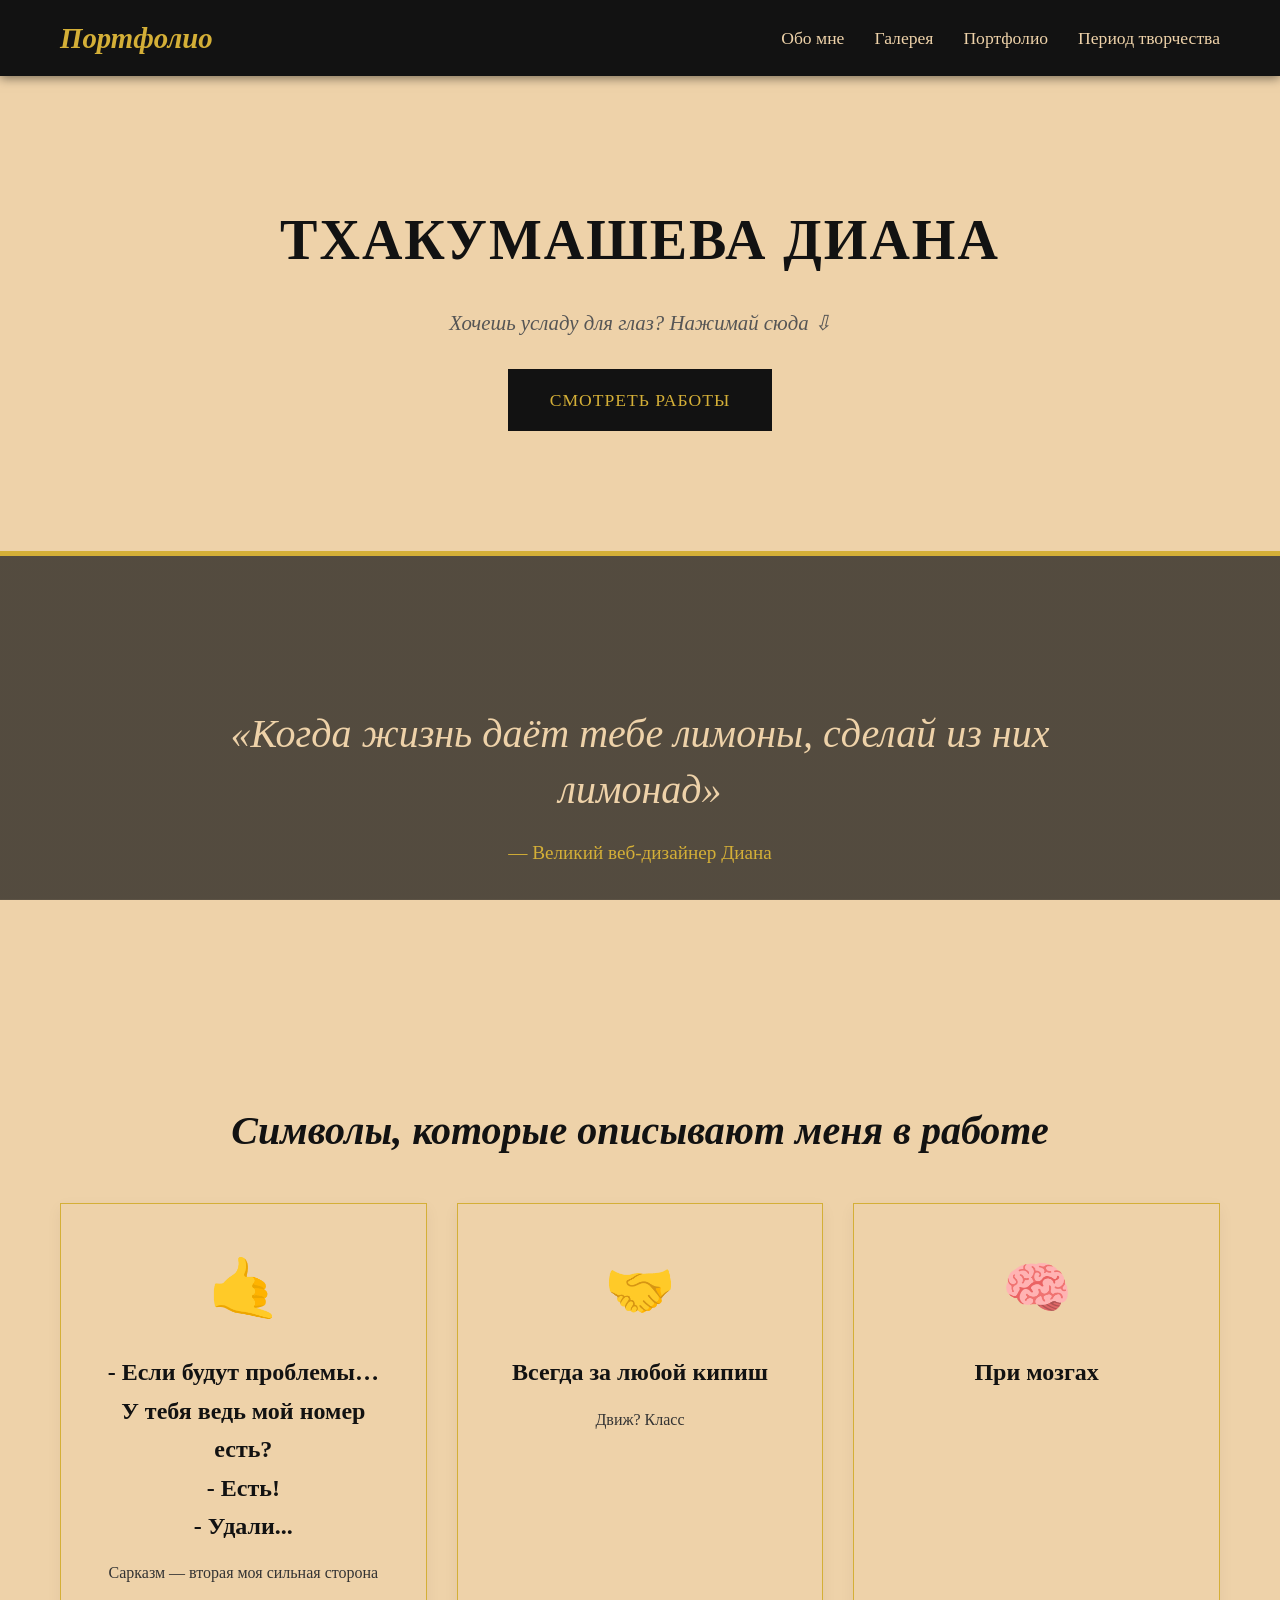
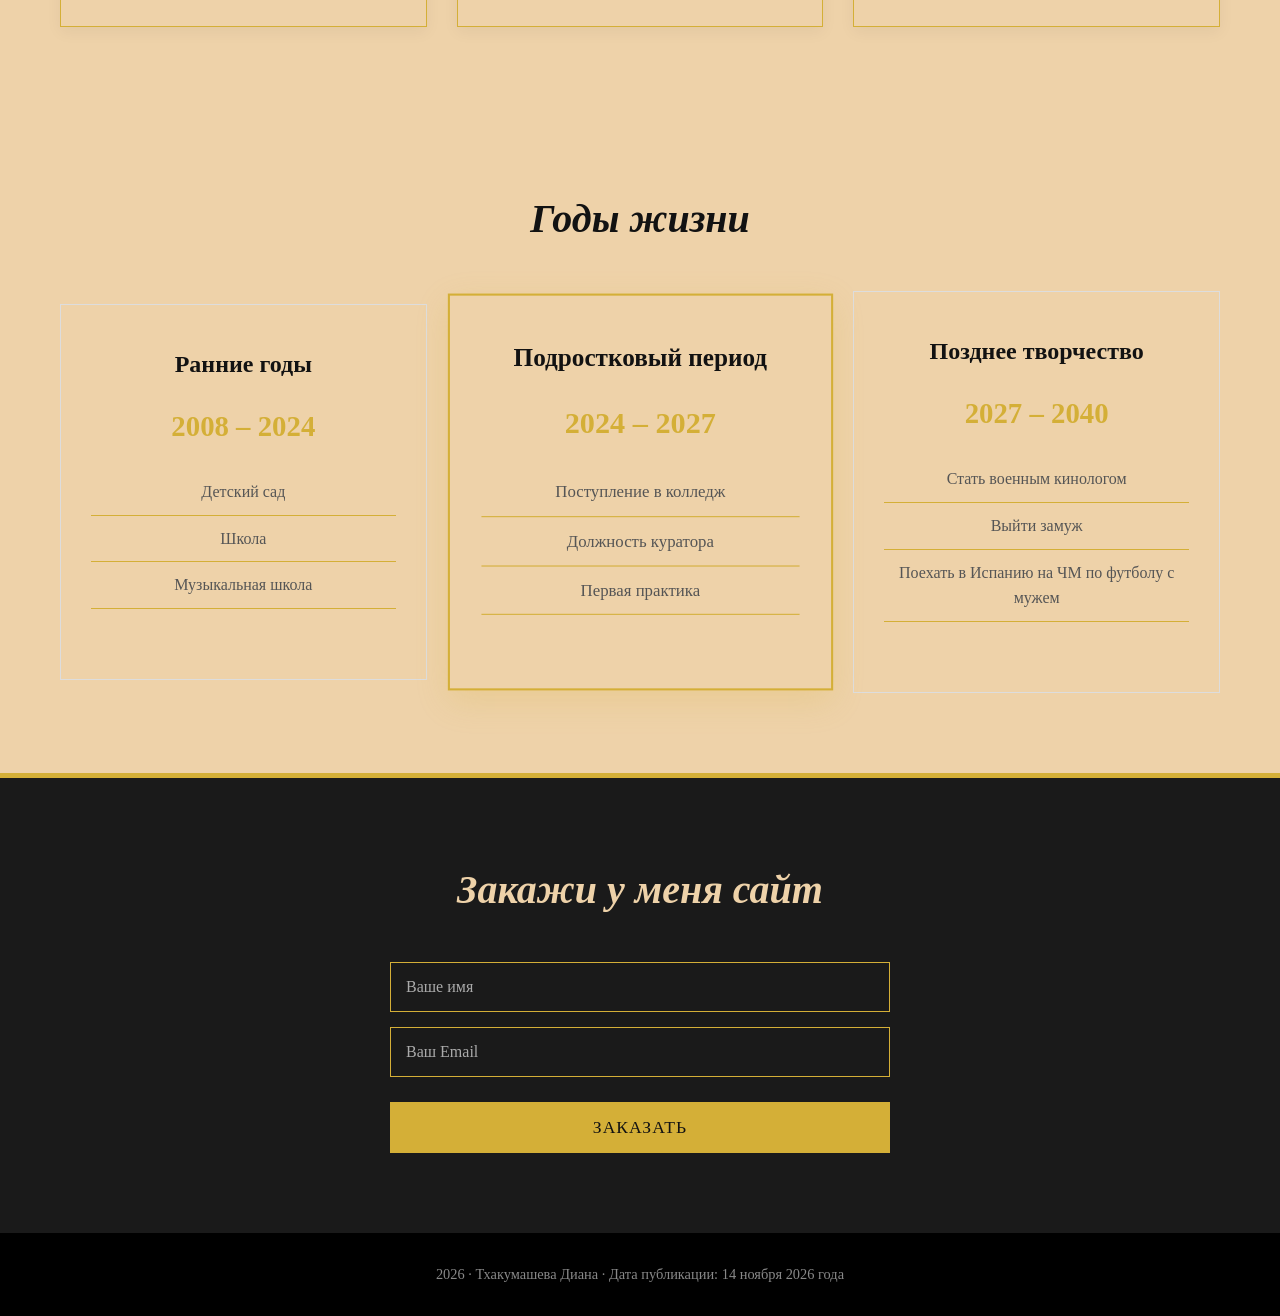
<file: index.html>
<!DOCTYPE html>
<!-- saved from url=(0207)file:///C:/Users/User/Desktop/%D0%94%20%D0%B1%D0%B8%D0%B7%D0%BD%D0%B5%D1%81/%D0%91%D0%9A%D0%98/%D0%BB%D0%B5%D0%BA%D1%86%D0%B8%D0%B8/HTML/%D0%BC%D0%BE%D0%B8%20%D0%B0%D0%BD%D0%B8%D0%BC%D0%B0%D1%86.html#gallery -->
<html lang="ru"><head><meta http-equiv="Content-Type" content="text/html; charset=UTF-8">
    
    <meta name="viewport" content="width=device-width, initial-scale=1.0">
    <link rel="stylesheet" href="style (2).css">
    <title>Портфолио | Тхакумашева Диана</title>
</head>
<body>
    <header>
        <div class="container header-inner">
            <a href="index.html" class="logo">Портфолио</a>
            <nav>
                <ul>
                    <li><a href="обомне.html">Обо мне</a></li>
                    <li><a href="галерея.html">Галерея</a></li>
                    <li><a href="index.html">Портфолио</a></li>
                       <li><a href="Периоды творчества.html">Период творчества </a></li>
                </ul>
            </nav>
        </div>
    </header>
    <section class="hero">
        <div class="container">
            <h1>Тхакумашева Диана</h1>
            <p>Хочешь усладу для глаз? Нажимай сюда ⇩</p>
            <a href="" class="btn">Смотреть работы</a>
        </div>
    </section>
    <section class="vibe-block">
        <div>
            <blockquote>
                «Когда жизнь даёт тебе лимоны, сделай из них лимонад»
            </blockquote>
            <cite>— Великий веб-дизайнер Диана</cite>
        </div>
    </section>  
    <section id="themes" class="reveal">
        <div class="container">
            <h2>Символы, которые описывают меня в работе</h2>
            <div class="themes-grid">
                <div class="theme-card">
                    <div class="icon-placeholder">🤙</div>
                    <h3>- Если будут проблемы… <br>У тебя ведь мой номер есть?<br>- Есть!<br>- Удали...</h3>
                    <p>Сарказм — вторая моя сильная сторона</p>
                </div>
                <div class="theme-card">
                    <div class="icon-placeholder">🤝</div>
                    <h3>Всегда за любой кипиш</h3>
                    <p>Движ? Класс</p>
                </div>
                <div class="theme-card">
                    <div class="icon-placeholder">🧠</div>
                    <h3>При мозгах</h3>
                    <p></p>
                </div>
            </div>
        </div>
    </section>
    <section id="eras" class="reveal">
        <div class="container">
            <h2>Годы жизни</h2>
            <div class="era-grid">
                <div class="era-card">
                    <h3>Ранние годы</h3>
                    <div class="era-years">2008 – 2024 </div>
                    <ul>
                        <li>Детский сад</li>
                        <li>Школа</li>
                        <li>Музыкальная школа</li>
                    </ul>
                </div>
                <div class="era-card popular">
                    <h3>Подростковый период</h3>
                    <div class="era-years">2024 – 2027</div>
                    <ul>
                        <li>Поступление в колледж</li>
                        <li>Должность куратора</li>
                        <li>Первая практика</li>
                    </ul>
                </div>
                <div class="era-card">
                    <h3>Позднее творчество</h3>
                    <div class="era-years">2027 – 2040</div>
                    <ul>
                        <li>Стать военным кинологом</li>
                        <li>Выйти замуж</li>
                        <li>Поехать в Испанию на ЧМ по футболу с мужем</li>
                    </ul>
                </div>
            </div>
        </div>
    </section>
    <section id="contact" class="contact-section reveal">
        <div class="container">
            <h2>Закажи у меня сайт</h2>
            <form class="contact-form">
                <input type="text" placeholder="Ваше имя" required="">
                <input type="email" placeholder="Ваш Email" required="">
                <button type="submit" class="btn">Заказать</button>
            </form>
        </div>
    </section>
    <footer>
        <div class="container">
            <p>2026 · Тхакумашева Диана · Дата публикации: 14 ноября 2026 года</p>
        </div>
    </footer>


<script>
const observer = new IntersectionObserver((entries) => {
    entries.forEach((entry) => {
        if (entry.isIntersecting) {
            entry.target.classList.add('visible')
            observer.unobserve(entry.target)
        }
    })
}, { threshold: 0.15 });

document.querySelectorAll('.reveal').forEach((el) => observer.observe(el));
</script>

</body></html>
</file>
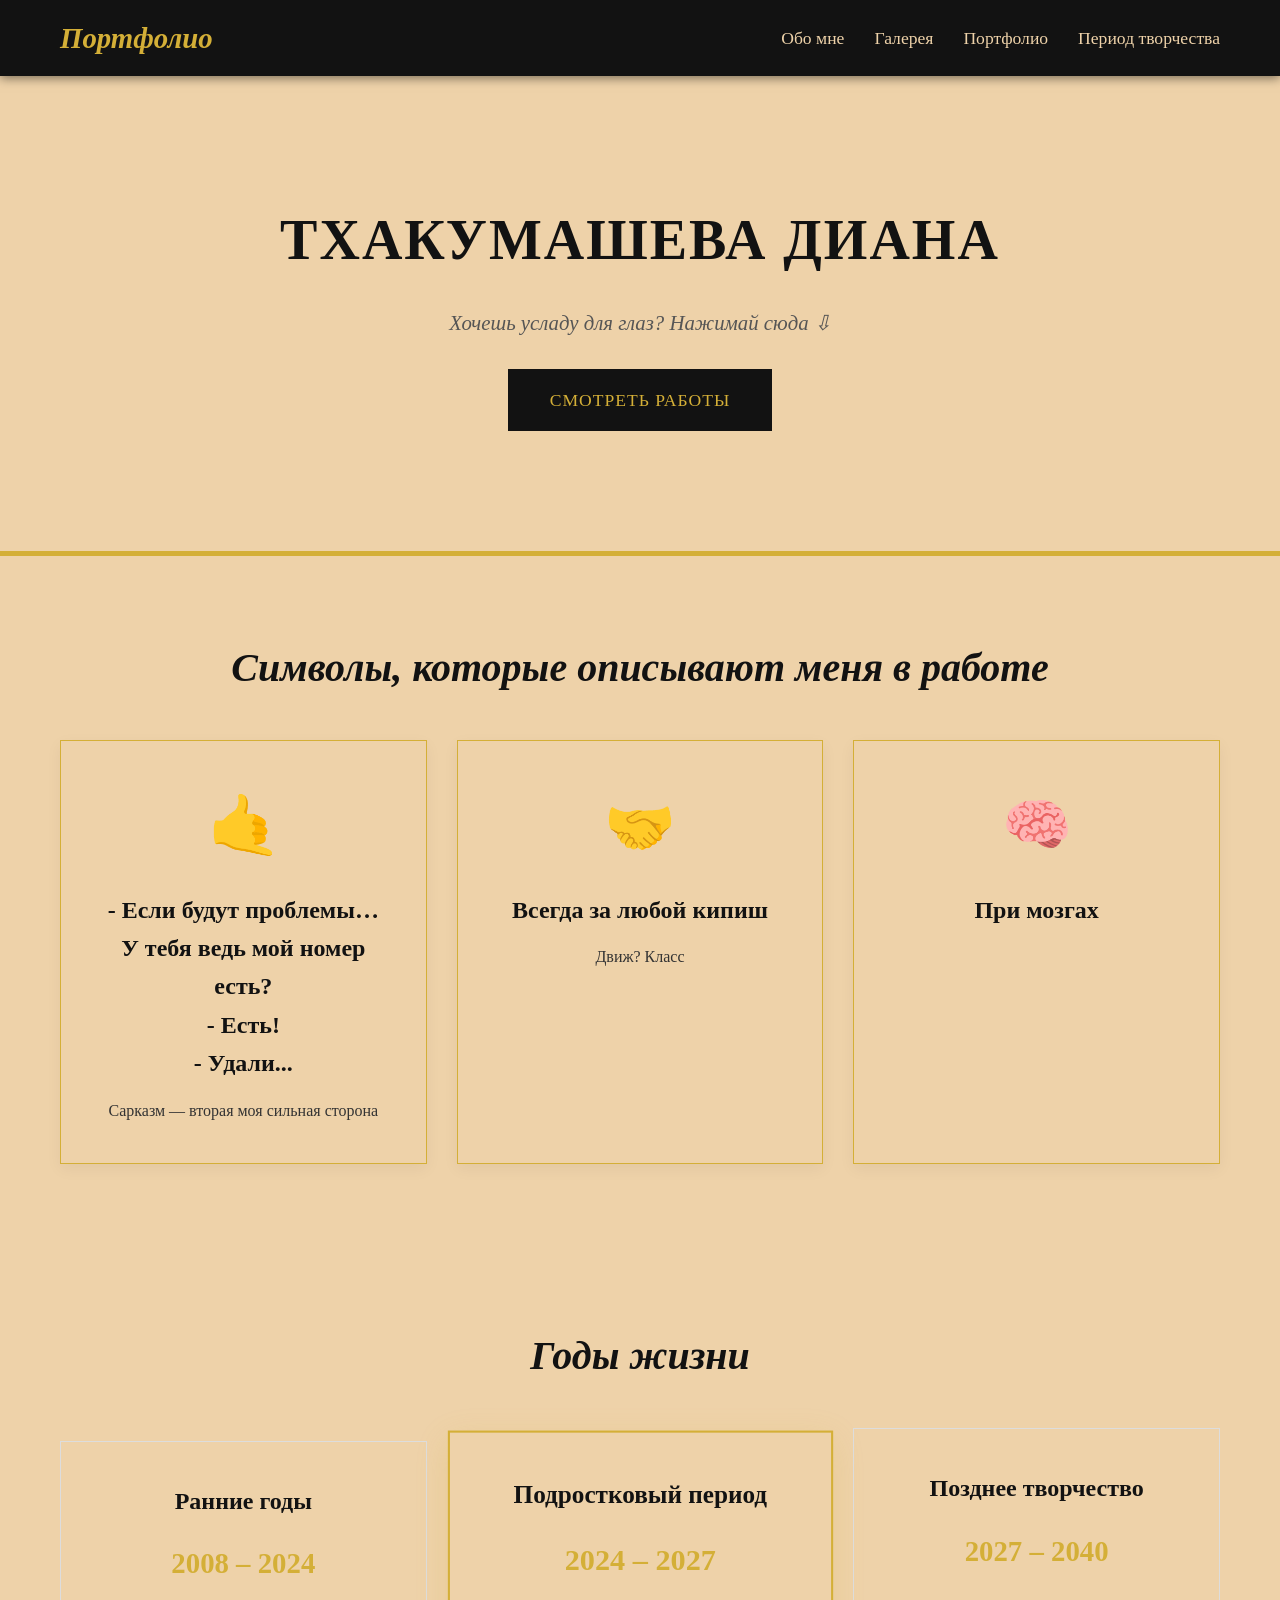
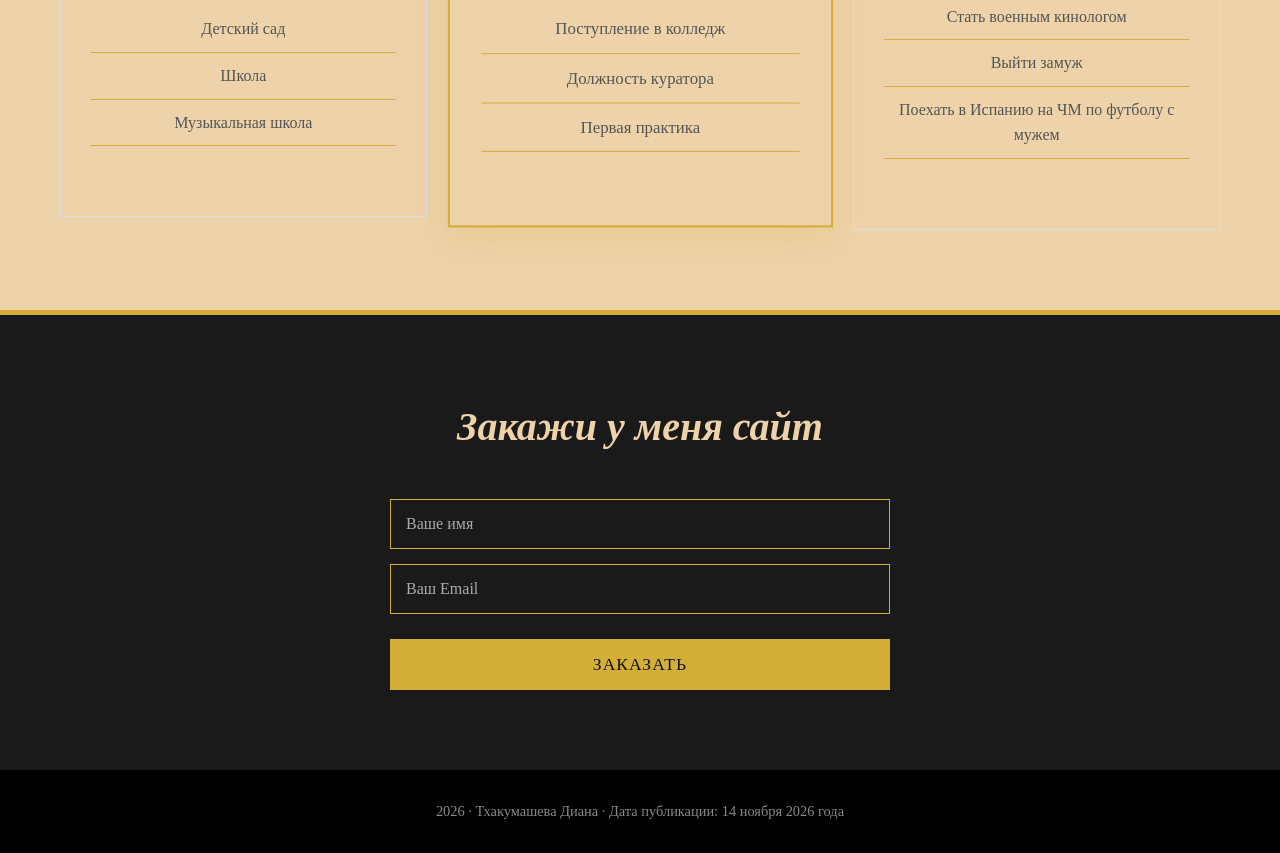
<file: обомне.html>
<!DOCTYPE html>
<!-- saved from url=(0207)file:///C:/Users/User/Desktop/%D0%94%20%D0%B1%D0%B8%D0%B7%D0%BD%D0%B5%D1%81/%D0%91%D0%9A%D0%98/%D0%BB%D0%B5%D0%BA%D1%86%D0%B8%D0%B8/HTML/%D0%BC%D0%BE%D0%B8%20%D0%B0%D0%BD%D0%B8%D0%BC%D0%B0%D1%86.html#gallery -->
<html lang="ru"><head><meta http-equiv="Content-Type" content="text/html; charset=UTF-8">
    
    <meta name="viewport" content="width=device-width, initial-scale=1.0">
    <link rel="stylesheet" href="style (2).css">
    <title>Портфолио | Тхакумашева Диана</title>
</head>
<body>
    <header>
        <div class="container header-inner">
            <a href="index.html" class="logo">Портфолио</a>
            <nav>
                <ul>
                    <li><a href="обомне.html">Обо мне</a></li>
                    <li><a href="галерея.html">Галерея</a></li>
                    <li><a href="index.html">Портфолио</a></li>
                       <li><a href="Периоды творчества.html">Период творчества </a></li>
                </ul>
            </nav>
        </div>
    </header>
    <section class="hero">
        <div class="container">
            <h1>Тхакумашева Диана</h1>
            <p>Хочешь усладу для глаз? Нажимай сюда ⇩</p>
            <a href="" class="btn">Смотреть работы</a>
        </div>
    </section>

    <section id="themes" class="reveal">
        <div class="container">
            <h2>Символы, которые описывают меня в работе</h2>
            <div class="themes-grid">
                <div class="theme-card">
                    <div class="icon-placeholder">🤙</div>
                    <h3>- Если будут проблемы… <br>У тебя ведь мой номер есть?<br>- Есть!<br>- Удали...</h3>
                    <p>Сарказм — вторая моя сильная сторона</p>
                </div>
                <div class="theme-card">
                    <div class="icon-placeholder">🤝</div>
                    <h3>Всегда за любой кипиш</h3>
                    <p>Движ? Класс</p>
                </div>
                <div class="theme-card">
                    <div class="icon-placeholder">🧠</div>
                    <h3>При мозгах</h3>
                    <p></p>
                </div>
            </div>
        </div>
    </section>
    <section id="eras" class="reveal">
        <div class="container">
            <h2>Годы жизни</h2>
            <div class="era-grid">
                <div class="era-card">
                    <h3>Ранние годы</h3>
                    <div class="era-years">2008 – 2024 </div>
                    <ul>
                        <li>Детский сад</li>
                        <li>Школа</li>
                        <li>Музыкальная школа</li>
                    </ul>
                </div>
                <div class="era-card popular">
                    <h3>Подростковый период</h3>
                    <div class="era-years">2024 – 2027</div>
                    <ul>
                        <li>Поступление в колледж</li>
                        <li>Должность куратора</li>
                        <li>Первая практика</li>
                    </ul>
                </div>
                <div class="era-card">
                    <h3>Позднее творчество</h3>
                    <div class="era-years">2027 – 2040</div>
                    <ul>
                        <li>Стать военным кинологом</li>
                        <li>Выйти замуж</li>
                        <li>Поехать в Испанию на ЧМ по футболу с мужем</li>
                    </ul>
                </div>
            </div>
        </div>
    </section>
    <section id="contact" class="contact-section reveal">
        <div class="container">
            <h2>Закажи у меня сайт</h2>
            <form class="contact-form">
                <input type="text" placeholder="Ваше имя" required="">
                <input type="email" placeholder="Ваш Email" required="">
                <button type="submit" class="btn">Заказать</button>
            </form>
        </div>
    </section>
    <footer>
        <div class="container">
            <p>2026 · Тхакумашева Диана · Дата публикации: 14 ноября 2026 года</p>
        </div>
    </footer>


<script>
// появление секций при прокрутке
const observer = new IntersectionObserver((entries) => {
    entries.forEach((entry) => {
        if (entry.isIntersecting) {
            entry.target.classList.add('visible');
            observer.unobserve(entry.target); // анимировать один раз
        }
    });
}, { threshold: 0.15 });

document.querySelectorAll('.reveal').forEach((el) => observer.observe(el));
</script>

</body></html>
</file>
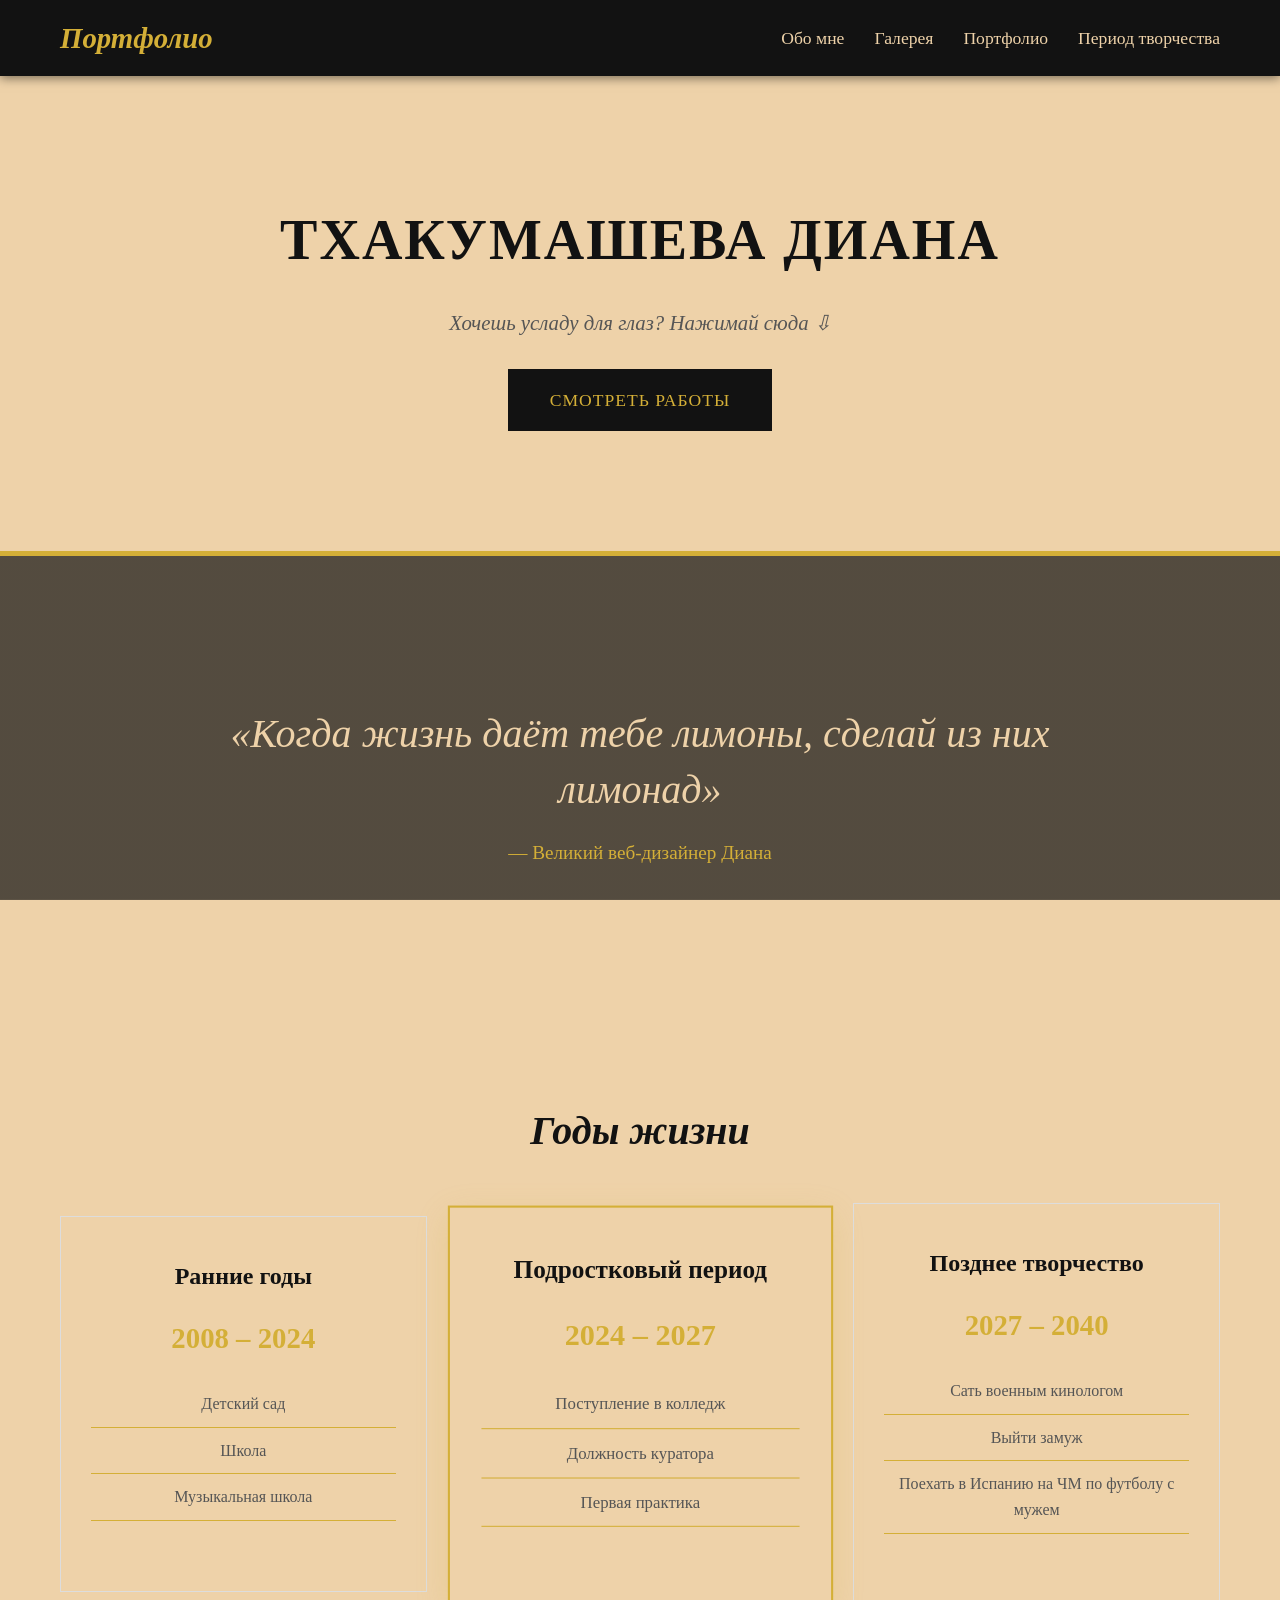
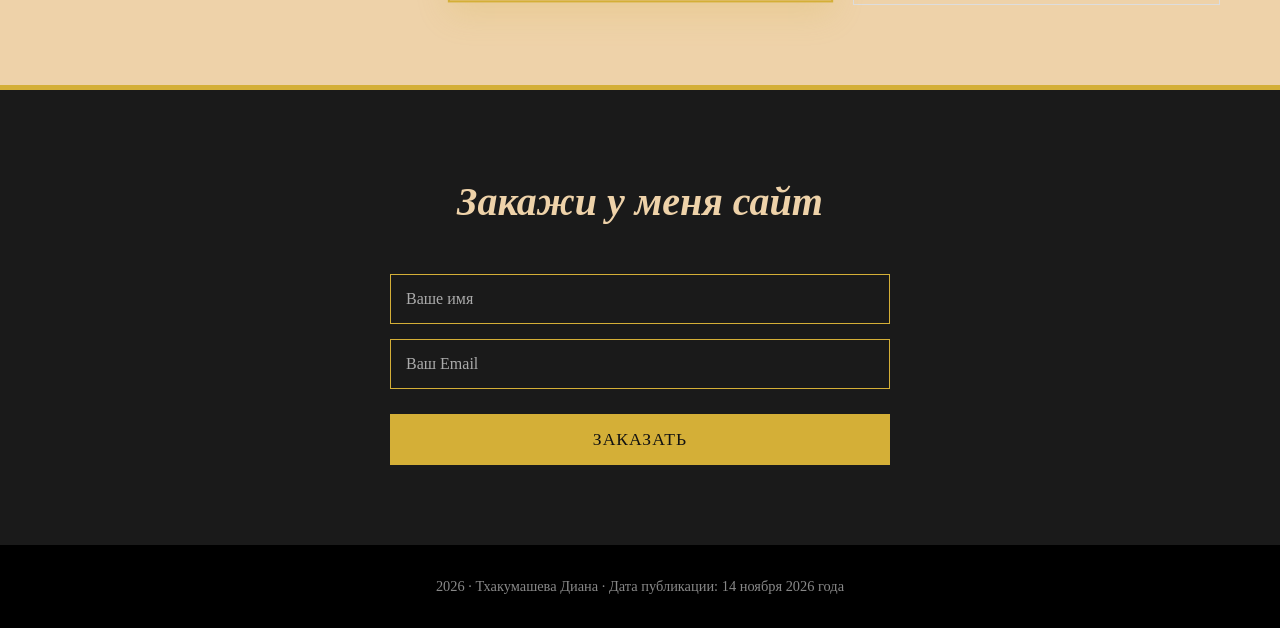
<file: Периоды творчества.html>
<!DOCTYPE html>
<!-- saved from url=(0207)file:///C:/Users/User/Desktop/%D0%94%20%D0%B1%D0%B8%D0%B7%D0%BD%D0%B5%D1%81/%D0%91%D0%9A%D0%98/%D0%BB%D0%B5%D0%BA%D1%86%D0%B8%D0%B8/HTML/%D0%BC%D0%BE%D0%B8%20%D0%B0%D0%BD%D0%B8%D0%BC%D0%B0%D1%86.html#gallery -->
<html lang="ru"><head><meta http-equiv="Content-Type" content="text/html; charset=UTF-8">
    
    <meta name="viewport" content="width=device-width, initial-scale=1.0">
    <link rel="stylesheet" href="style (2).css">
    <title>Портфолио | Тхакумашева Диана</title>
</head>
<body>
    <header>
        <div class="container header-inner">
            <a href="index.html" class="logo">Портфолио</a>
            <nav>
                <ul>
                    <li><a href="">Обо мне</a></li>
                    <li><a href="галерея.html">Галерея</a></li>
                    <li><a href="index.html">Портфолио</a></li>
                       <li><a href="Периоды творчества.html">Период творчества </a></li>
                </ul>
            </nav>
        </div>
    </header>
    <section class="hero">
        <div class="container">
            <h1>Тхакумашева Диана</h1>
            <p>Хочешь усладу для глаз? Нажимай сюда ⇩</p>
            <a href="" class="btn">Смотреть работы</a>
        </div>
    </section>
    <section class="vibe-block">
        <div>
            <blockquote>
                «Когда жизнь даёт тебе лимоны, сделай из них лимонад»
            </blockquote>
            <cite>— Великий веб-дизайнер Диана</cite>
        </div>
    </section>  
    <section id="eras">
        <div class="container">
            <h2>Годы жизни</h2>
            <div class="era-grid">
                <div class="era-card">
                    <h3>Ранние годы</h3>
                    <div class="era-years">2008 – 2024 </div>
                    <ul>
                        <li>Детский сад</li>
                        <li>Школа</li>
                        <li>Музыкальная школа</li>
                    </ul>
                </div>
                <div class="era-card popular">
                    <h3>Подростковый период</h3>
                    <div class="era-years">2024 – 2027</div>
                    <ul>
                        <li>Поступление в колледж</li>
                        <li>Должность куратора</li>
                        <li>Первая практика</li>
                    </ul>
                </div>
                <div class="era-card">
                    <h3>Позднее творчество</h3>
                    <div class="era-years">2027 – 2040</div>
                    <ul>
                        <li>Сать военным кинологом</li>
                        <li>Выйти замуж</li>
                        <li>Поехать в Испанию на ЧМ по футболу с мужем</li>
                    </ul>
                </div>
            </div>
        </div>
    </section>
    <section id="contact" class="contact-section">
        <div class="container">
            <h2>Закажи у меня сайт</h2>
            <form class="contact-form">
                <input type="text" placeholder="Ваше имя" required="">
                <input type="email" placeholder="Ваш Email" required="">
                <button type="submit" class="btn">Заказать</button>
            </form>
        </div>
    </section>
    <footer>
        <div class="container">
            <p>2026 · Тхакумашева Диана · Дата публикации: 14 ноября 2026 года</p>
        </div>
    </footer>

</body></html>
</file>
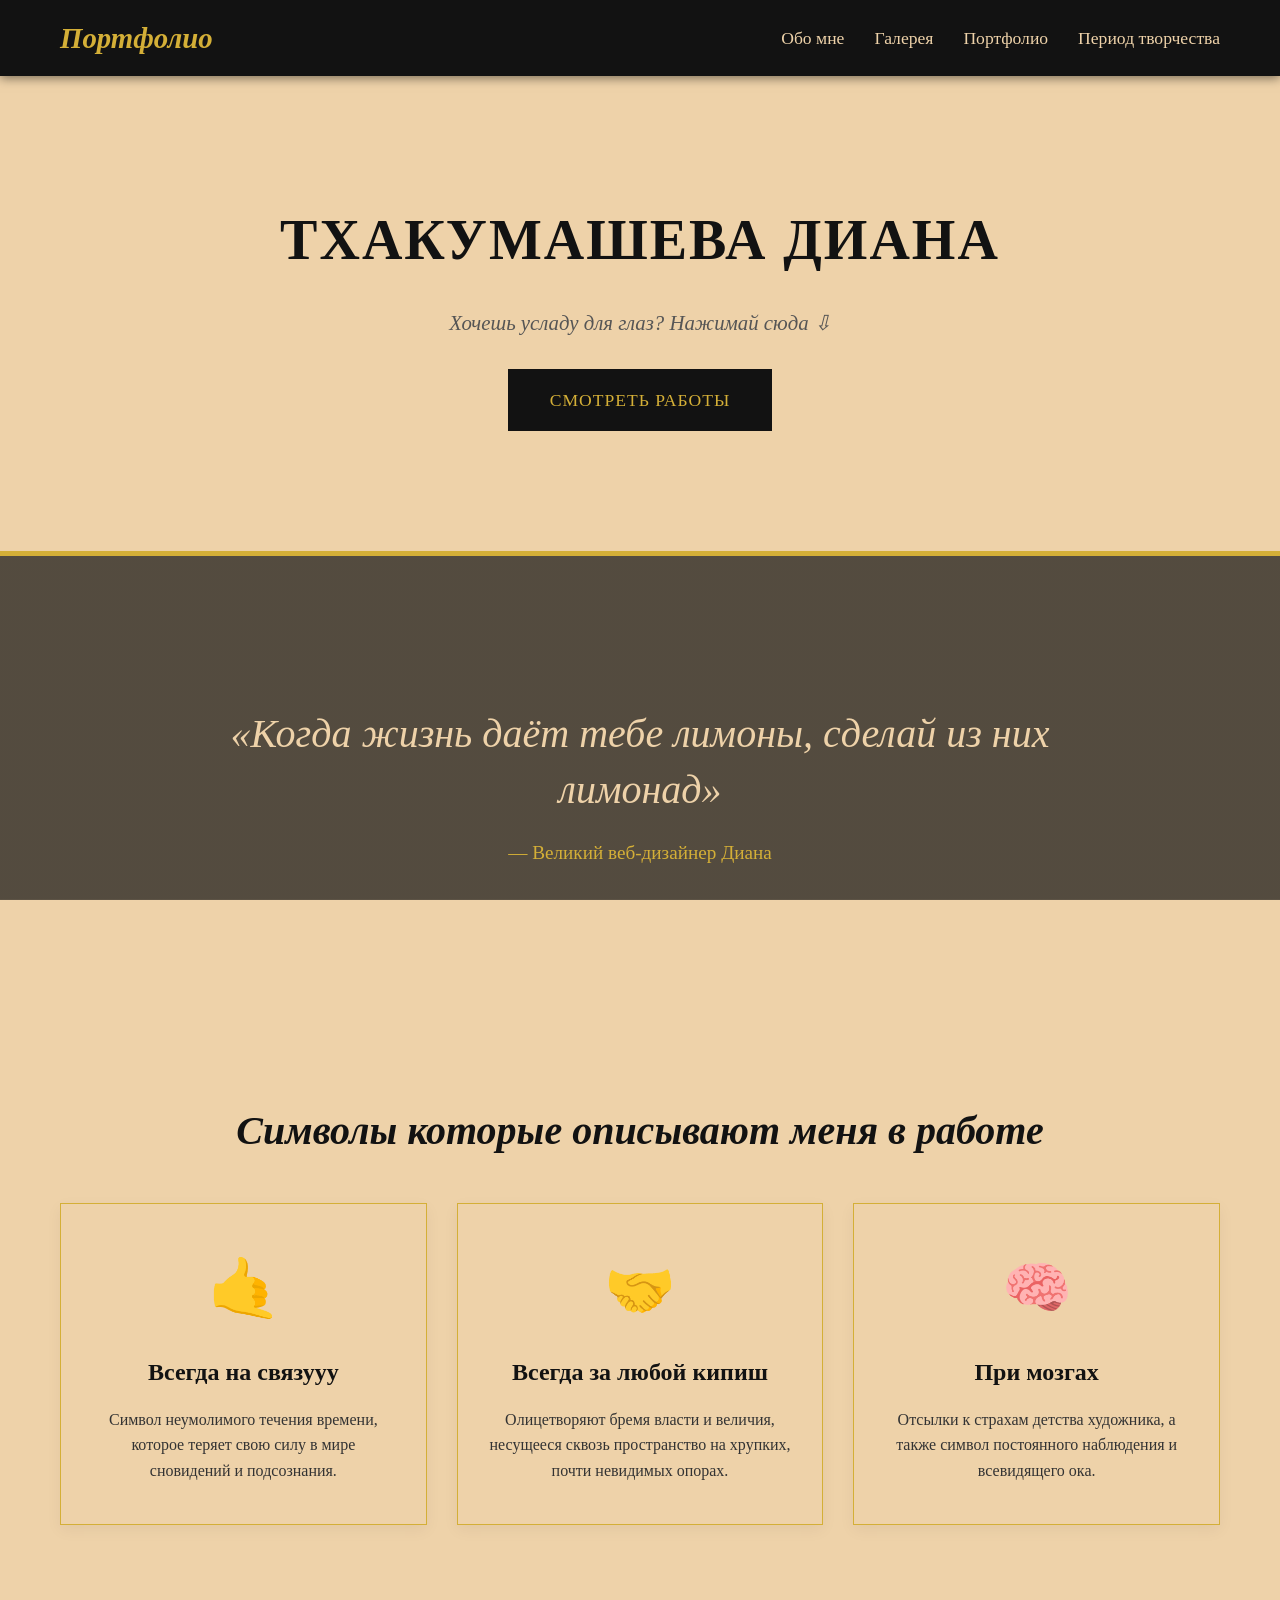
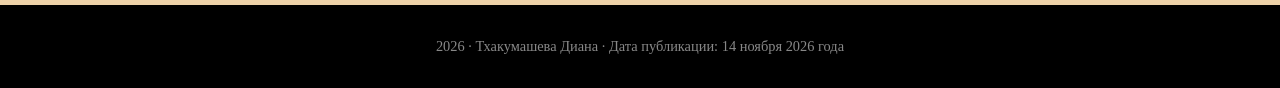
<file: портфолио дишки !!!!!!1.html>
<!DOCTYPE html>
<!-- saved from url=(0207)file:///C:/Users/User/Desktop/%D0%94%20%D0%B1%D0%B8%D0%B7%D0%BD%D0%B5%D1%81/%D0%91%D0%9A%D0%98/%D0%BB%D0%B5%D0%BA%D1%86%D0%B8%D0%B8/HTML/%D0%BC%D0%BE%D0%B8%20%D0%B0%D0%BD%D0%B8%D0%BC%D0%B0%D1%86.html#gallery -->
<html lang="ru"><head><meta http-equiv="Content-Type" content="text/html; charset=UTF-8">
    
    <meta name="viewport" content="width=device-width, initial-scale=1.0">
    <link rel="stylesheet" href="style (2).css">
    <title>Портфолио | Тхакумашева Диана</title>

</head>
<body>
    <header>
        <div class="container header-inner">
            <a href="index.html" class="logo">Портфолио</a>
            <nav>
                <ul>
                    <li><a href="">Обо мне</a></li>
                    <li><a href="галерея.html">Галерея</a></li>
                    <li><a href="Портфолио _ Тхакумашева Диана.html">Портфолио</a></li>
                       <li><a href="Периоды творчества.html"> Период творчества </a></li>
                </ul>
            </nav>
        </div>
    </header>
    <section class="hero">
        <div class="container">
            <h1>Тхакумашева Диана</h1>
            <p>Хочешь усладу для глаз? Нажимай сюда ⇩</p>
            <a href="" class="btn">Смотреть работы</a>
        </div>
    </section>
    <section class="vibe-block">
        <div>
            <blockquote>
                 «Когда жизнь даёт тебе лимоны, сделай из них лимонад»
            </blockquote>
            <cite>— Великий веб-дизайнер Диана</cite>
        </div>
    </section>  
    <section id="themes">
        <div class="container">
            <h2>Символы которые описывают меня в работе
            </h2>
            <div class="themes-grid">
                <div class="theme-card">
                    <div class="icon-placeholder">🤙</div>
                    <h3>Всегда на связууу</h3>
                    <p>Символ неумолимого течения времени, которое теряет свою силу в мире сновидений и подсознания.</p>
                </div>
                <div class="theme-card">
                    <div class="icon-placeholder">🤝</div>
                    <h3>Всегда за любой кипиш</h3>
                    <p>Олицетворяют бремя власти и величия, несущееся сквозь пространство на хрупких, почти невидимых опорах.</p>
                </div>
                <div class="theme-card">
                    <div class="icon-placeholder">🧠</div>
                    <h3>При мозгах</h3>
                    <p>Отсылки к страхам детства художника, а также символ постоянного наблюдения и всевидящего ока.</p>
                </div>
            </div>
        </div>
    </section>

    <footer>
        <div class="container">
            <p>2026 · Тхакумашева Диана · Дата публикации: 14 ноября 2026 года</p>
        </div>
    </footer>

</body></html>
</file>
<file: style (2).css>
:root {
    --primary: #d4af37;
    --dark: #121212;
    --light:#eed2a9 ;
    --text: #333;
    --white: #eed2a9;
}
* {
    margin: 0;
    padding: 0;
    box-sizing: border-box;
    font-family: 'Georgia', serif;
}
body {
    color: var(--text);
    background-color: var(--white);
    line-height: 1.6;
}
.container {
    max-width: 1200px;
    margin: 0 auto;
    padding: 0 20px;
}
section {
    padding: 80px 0;
}
h2 {
    text-align: center;
    font-size: 2.5rem;
    margin-bottom: 40px;
    color: var(--dark);
    font-style: italic;
}
header {
    position: sticky; /* Липкая шапка */
    top: 0;
    background-color: var(--dark);
    box-shadow: 0 2px 10px rgba(0,0,0,0.5);
    z-index: 1000;
    padding: 15px 0;
}
.header-inner {
    display: flex;
    justify-content: space-between;
    align-items: center;
}
.logo {
    font-size: 1.8rem;
    font-weight: bold;
    color: var(--primary);
    text-decoration: none;
    font-style: italic;
}
nav ul {
    display: flex;
    list-style: none;
    gap: 30px;
}
nav a {
    text-decoration: none;
    color: var(--white);
    font-size: 1.1rem;
    transition: color 0.3s;
}
nav a:hover {
    color: var(--primary);
}
.hero {
    background-color: var(--light);
    text-align: center;
    padding: 120px 0;
    border-bottom: 5px solid var(--primary);
}
.hero h1 {
    font-size: 3.5rem;
    margin-bottom: 20px;
    color: var(--dark);
    text-transform: uppercase;
    letter-spacing: 2px;
}
.hero p {
    font-size: 1.3rem;
    max-width: 700px;
    margin: 0 auto 30px;
    color: #555;
    font-style: italic;
}
.btn {
    display: inline-block;
    background-color: var(--dark);
    color: var(--primary);
    padding: 15px 40px;
    text-decoration: none;
    font-size: 1.1rem;
    transition: background 0.3s, color 0.3s;
    border: 2px solid var(--dark);
    cursor: pointer;
    text-transform: uppercase;
    letter-spacing: 1px;
}
.btn:hover {
    background-color: var(--primary);
    color: var(--dark);
}
.vibe-block {
    background: linear-gradient(rgba(18, 18, 18, 0.7), rgba(18, 18, 18, 0.7)) center/cover fixed;
    padding: 150px 20px;
    text-align: center;
    color: var(--white);
    display: flex;
    justify-content: center;
    align-items: center;
    min-height: 400px;
}
.vibe-block blockquote {
    font-size: 2.5rem;
    font-style: italic;
    max-width: 900px;
    line-height: 1.4;
}
.vibe-block cite {
    display: block;
    margin-top: 20px;
    font-size: 1.2rem;
    color: var(--primary);
    font-style: normal;
}
.themes-grid {
    display: grid;
    grid-template-columns: repeat(auto-fit, minmax(300px, 1fr));
    gap: 30px;
}
.theme-card {
    background: var(--white);
    padding: 40px 30px;
    text-align: center;
    box-shadow: 0 5px 15px rgba(0,0,0,0.05);
    border: 1px solid #d4af37;
    transition: transform 0.3s ease, box-shadow 0.3s ease, background 0.3s ease;
}
.theme-card:hover {
    transform: translateY(-10px);
    box-shadow: 0 15px 30px rgba(212, 175, 55, 0.3);
    background: var(--primary);
}
.theme-card h3 {
    color: var(--dark);
    margin-bottom: 15px;
    font-size: 1.5rem;
}
.icon-placeholder {
    font-size: 3.5rem;
    margin-bottom: 20px;
}
.slider-section {
    background-color: var(--dark);
    color: var(--white);
}
.slider-section h2 {
    color: var(--white);
}

.css-slider {
    max-width: 900px;
    margin: 0 auto;
    position: relative;
    overflow: hidden;
    border: 2px solid var(--primary);
    box-shadow: 0 10px 30px rgba(0,0,0,0.5);
}

.css-slider input[type="radio"] {
    display: none;
}
.slider-track {
    display: flex;
    width: 300%;
    transition: transform 0.5s ease-in-out;
}

.slide {
    width: 33.333%;
    height: 500px;
    position: relative;
}

.slide img {
    width: 100%;
    height: 100%;
    object-fit: cover;
}

.slide-caption {
    position: absolute;
    bottom: 0;
    left: 0;
    width: 100%;
    background: rgba(0,0,0,0.7);
    color: var(--white);
    padding: 15px;
    text-align: center;
    font-size: 1.2rem;
    font-style: italic;
}

#slide1:checked ~ .slider-track { transform: translateX(0); }
#slide2:checked ~ .slider-track { transform: translateX(-33.333%); }
#slide3:checked ~ .slider-track { transform: translateX(-66.666%); }

.slider-nav {
    position: absolute;
    bottom: 20px;
    width: 100%;
    display: flex;
    justify-content: center;
    gap: 15px;
    z-index: 10;
}
.slider-nav label {
    width: 20px;
    height: 20px;
    background: rgba(255, 255, 255, 0.5);
    border-radius: 50%;
    cursor: pointer;
    transition: background 0.3s, transform 0.3s;
}
.slider-nav label:hover {
    background: var(--primary);
    transform: scale(1.2);
}

#slide1:checked ~ .slider-nav label[for="slide1"],
#slide2:checked ~ .slider-nav label[for="slide2"],
#slide3:checked ~ .slider-nav label[for="slide3"] {
    background: var(--primary);
    transform: scale(1.2);
}

.era-grid {
    display: grid;
    grid-template-columns: repeat(3, 1fr);
    gap: 30px;
    align-items: center;
}
.era-card {
    background: var(--light);
    border: 1px solid #ddd;
    padding: 40px 30px;
    text-align: center;
    transition: 0.3s;
}
.era-card.popular {
    border: 2px solid var(--primary);
    transform: scale(1.05);
    box-shadow: 0 10px 30px rgba(212, 175, 55, 0.2);
    background: var(--white);
}
.era-card h3 {
    font-size: 1.5rem;
    margin-bottom: 20px;
    color: var(--dark);
}
.era-years {
    font-size: 1.8rem;
    font-weight: bold;
    color: var(--primary);
    margin-bottom: 20px;
}
.era-card ul {
    list-style: none;
    margin-bottom: 30px;
}
.era-card ul li {
    padding: 10px 0;
    border-bottom: 1px solid #d4af37;
    color: #555;
}
.contact-section {
    background-color: #1a1a1a;
    color: var(--white);
    border-top: 5px solid var(--primary);
}
.contact-section h2 {
    color: var(--white);
}
.contact-form {
    max-width: 500px;
    margin: 0 auto;
    display: flex;
    flex-direction: column;
    gap: 15px;
}
.contact-form input {
    padding: 15px;
    border: 1px solid var(--primary);
    background: transparent;
    color: var(--white);
    font-size: 1rem;
    font-family: inherit;
}
.contact-form input::placeholder {
    color: #aaa;
}
.contact-form button {
    margin-top: 10px;
    background-color: var(--primary);
    color: var(--dark);
    border: none;
}
.contact-form button:hover {
    background-color: #b8962e;
}
footer {
    background-color: #000;
    color: #888;
    text-align: center;
    padding: 30px 0;
    font-size: 0.9rem;
}


/* ============================================
   АНИМАЦИИ (добавленный блок)
   ============================================ */

/* 1. Появление hero-блока при загрузке страницы */
@keyframes fadeUp {
    from { opacity: 0; transform: translateY(30px); }
    to   { opacity: 1; transform: translateY(0); }
}

.hero h1 {
    opacity: 0;
    animation: fadeUp 0.8s ease forwards;
}
.hero p {
    opacity: 0;
    animation: fadeUp 0.8s ease forwards;
    animation-delay: 0.3s;
}
.hero .btn {
    opacity: 0;
    animation: fadeUp 0.8s ease forwards;
    animation-delay: 0.6s;
}

/* 2. Пульсация кнопки «Смотреть работы» */
@keyframes pulse {
    0%, 100% { box-shadow: 0 0 0 0 rgba(212, 175, 55, 0.5); }
    50%      { box-shadow: 0 0 0 14px rgba(212, 175, 55, 0); }
}
.hero .btn {
    animation-name: fadeUp, pulse;
    animation-duration: 0.8s, 2.5s;
    animation-timing-function: ease, ease-in-out;
    animation-delay: 0.6s, 1.5s;
    animation-iteration-count: 1, infinite;
    animation-fill-mode: forwards, none;
}
.hero .btn:hover {
    transform: translateY(-3px);
    animation-play-state: paused, running;
}

/* 3. «Дыхание» цитаты */
@keyframes breathe {
    0%, 100% { transform: scale(1); }
    50%      { transform: scale(1.02); }
}
.vibe-block blockquote {
    animation: breathe 4s ease-in-out infinite;
}

/* 4. Карточки: подъём при наведении + покачивание иконки */
@keyframes wiggle {
    0%, 100% { transform: rotate(0deg); }
    25%      { transform: rotate(-10deg); }
    75%      { transform: rotate(10deg); }
}
.era-card:hover {
    transform: translateY(-8px);
    box-shadow: 0 12px 24px rgba(212, 175, 55, 0.3);
}
.theme-card:hover .icon-placeholder,
.popular .icon-placeholder {
    animation: wiggle 0.6s ease;
}

/* Особый случай: популярная карточка масштабируется базово,
   поэтому обычный ховер с translateY её ломает — даём ей своё движение */
.era-card.popular:hover {
    transform: scale(1.05) translateY(-8px);
}

/* 5. Появление секций при прокрутке */
.reveal {
    opacity: 0;
    transform: translateY(40px);
    transition: opacity 0.6s ease, transform 0.6s ease;
}
.reveal.visible {
    opacity: 1;
    transform: translateY(0);
}

/* 6. Уважение к пользователям с отключёнными анимациями */
@media (prefers-reduced-motion: reduce) {
    * {
        animation: none !important;
        transition: none !important;
    }
}


@media (max-width: 992px) {
    .hero h1 { font-size: 2.8rem; }
    .vibe-block blockquote { font-size: 2rem; }
    .era-grid {
        grid-template-columns: repeat(auto-fit, minmax(280px, 1fr));
    }
    .era-card.popular {
        transform: scale(1);
    }
}

@media (max-width: 768px) {
    section { padding: 50px 0; }
    h2 { font-size: 2rem; }
    .header-inner {
        flex-direction: column;
        gap: 15px;
    }
    nav ul {
        flex-wrap: wrap;
        justify-content: center;
        gap: 15px;
    }
    .slide { height: 350px; }
}

@media (max-width: 480px) {
    .hero h1 { font-size: 2rem; }
    .hero p { font-size: 1rem; }
    .vibe-block { padding: 80px 15px; }
    .vibe-block blockquote { font-size: 1.5rem; }
    .themes-grid { grid-template-columns: 1fr; }
    .slide { height: 250px; }
}
</file>
